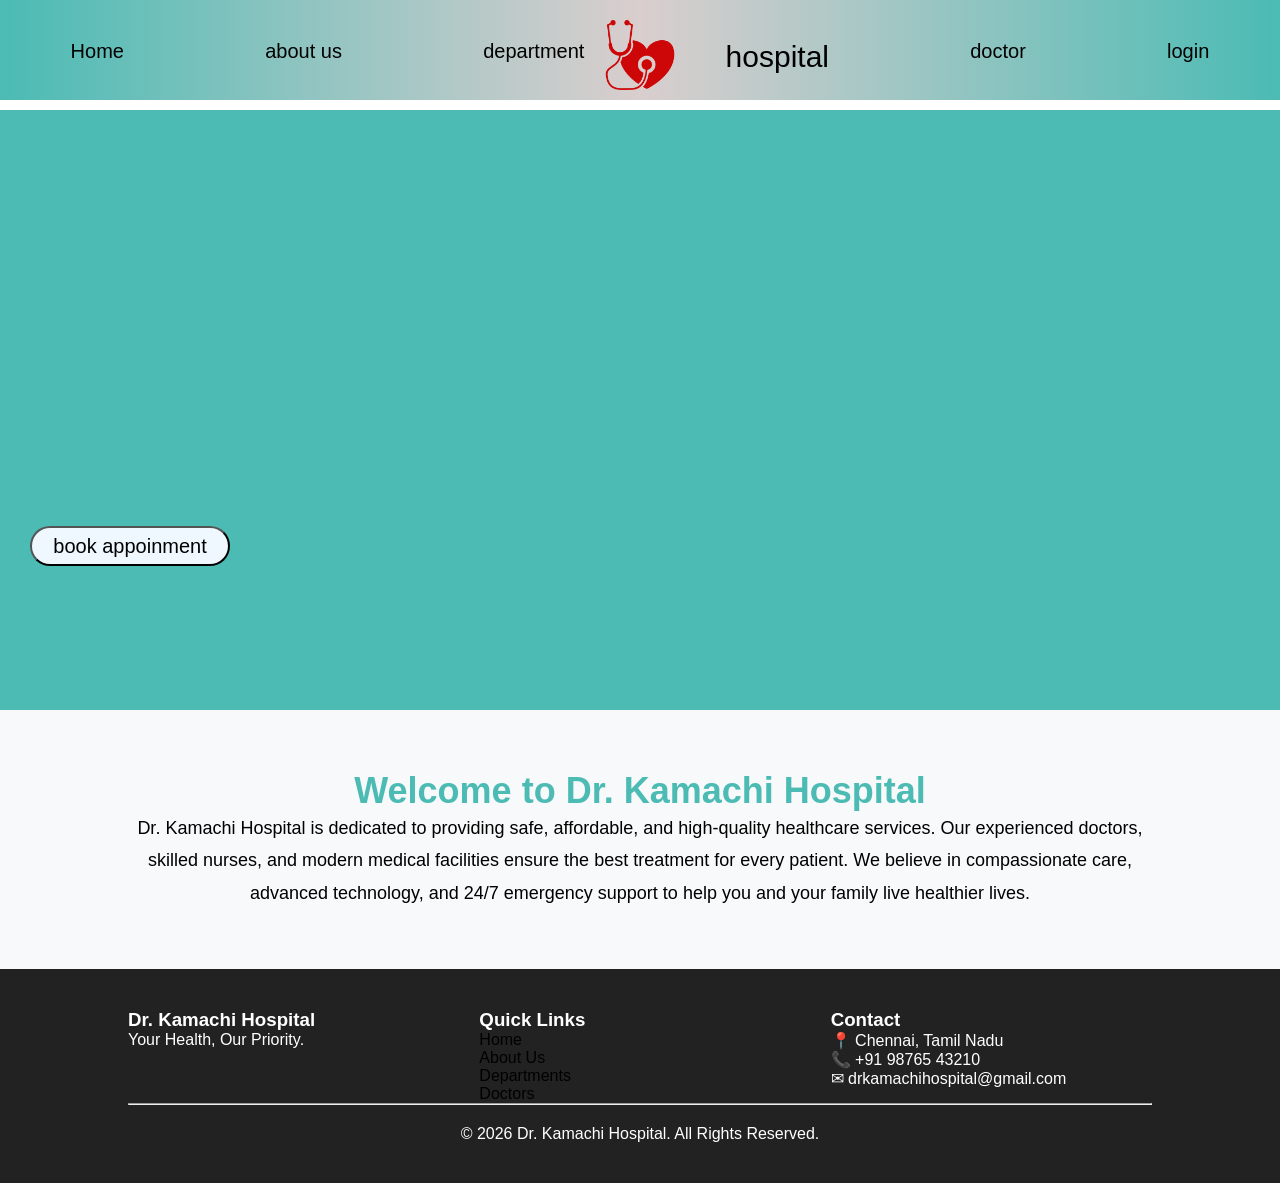
<file: index.html>
<!DOCTYPE html>
<html lang="en">
<head>
    <meta charset="UTF-8">
    <meta name="viewport" content="width=device-width, initial-scale=1.0">
    <title>Hospital Site</title>
    <link rel="stylesheet" href="./index.css">
</head>
<body>
   <header>
    <nav>
        <ul>
            <li>Home
            </li>
            
            <li><a href="./about us.html">about us</a></li>
            <li><a href="department.html">department</a></li>
            <img src="./hp.png" class="hospital" alt="">
            <p>hospital</p>
            <li><a href="p.html">doctor</a></li>
            <li><a href="./login.html">login</a></li>
        </ul>
    </nav>
   </header>
   <main>
    <section>
        <div class="container">
            <div class="leftbar">
              <div class="p">
  <span class="pu">DR.KAMACHI HOSPTIAL</span>
  <span class="pu">FROM TREATMENT</span> 
  <br>
  <span class="pu">CENTER FROM YOU</span>
  <span class="pu1">lorem development different methology equal replaced managed methology equal replaced managed</span>
</div>
              <button class="button">book appoinment</button>
            </div>
            <div class="rightbar">
              <div class="image1">
                <img src="./doctor1.jpg" class="image" alt="">
              </div>
              <div class="image2">
                <img src="./doctor5.jpg " class="image" alt="">
              </div>
              <div class="image3">
                <img src="./image6.jpg" class="image" alt="">
              </div>
              <div class="image4">
                <img src="./doctor4.jpg" class="image"alt="">
              </div>
            </div>

            </div>
        
  
<section class="welcome">
    <h2>Welcome to Dr. Kamachi Hospital</h2>

    <p>
        Dr. Kamachi Hospital is dedicated to providing safe, affordable, and
        high-quality healthcare services. Our experienced doctors, skilled nurses,
        and modern medical facilities ensure the best treatment for every patient.
        We believe in compassionate care, advanced technology, and 24/7 emergency
        support to help you and your family live healthier lives.
    </p>

    
</section>


<footer>
    <div class="footer-container">

        <div class="footer-box">
            <h3>Dr. Kamachi Hospital</h3>
            <p>Your Health, Our Priority.</p>
        </div>

        <div class="footer-box">
            <h3>Quick Links</h3>
            <a href="index.html">Home</a><br>
            <a href="about us.html">About Us</a><br>
            <a href="department.html">Departments</a><br>
            <a href="p.html">Doctors</a>
        </div>

        <div class="footer-box">
            <h3>Contact</h3>
            <p>📍 Chennai, Tamil Nadu</p>
            <p>📞 +91 98765 43210</p>
            <p>✉ drkamachihospital@gmail.com</p>
        </div>

    </div>

    <hr>

    <p class="copy">
        © 2026 Dr. Kamachi Hospital. All Rights Reserved.
    </p>
</footer>
</main>
</body>
</html>
</file>
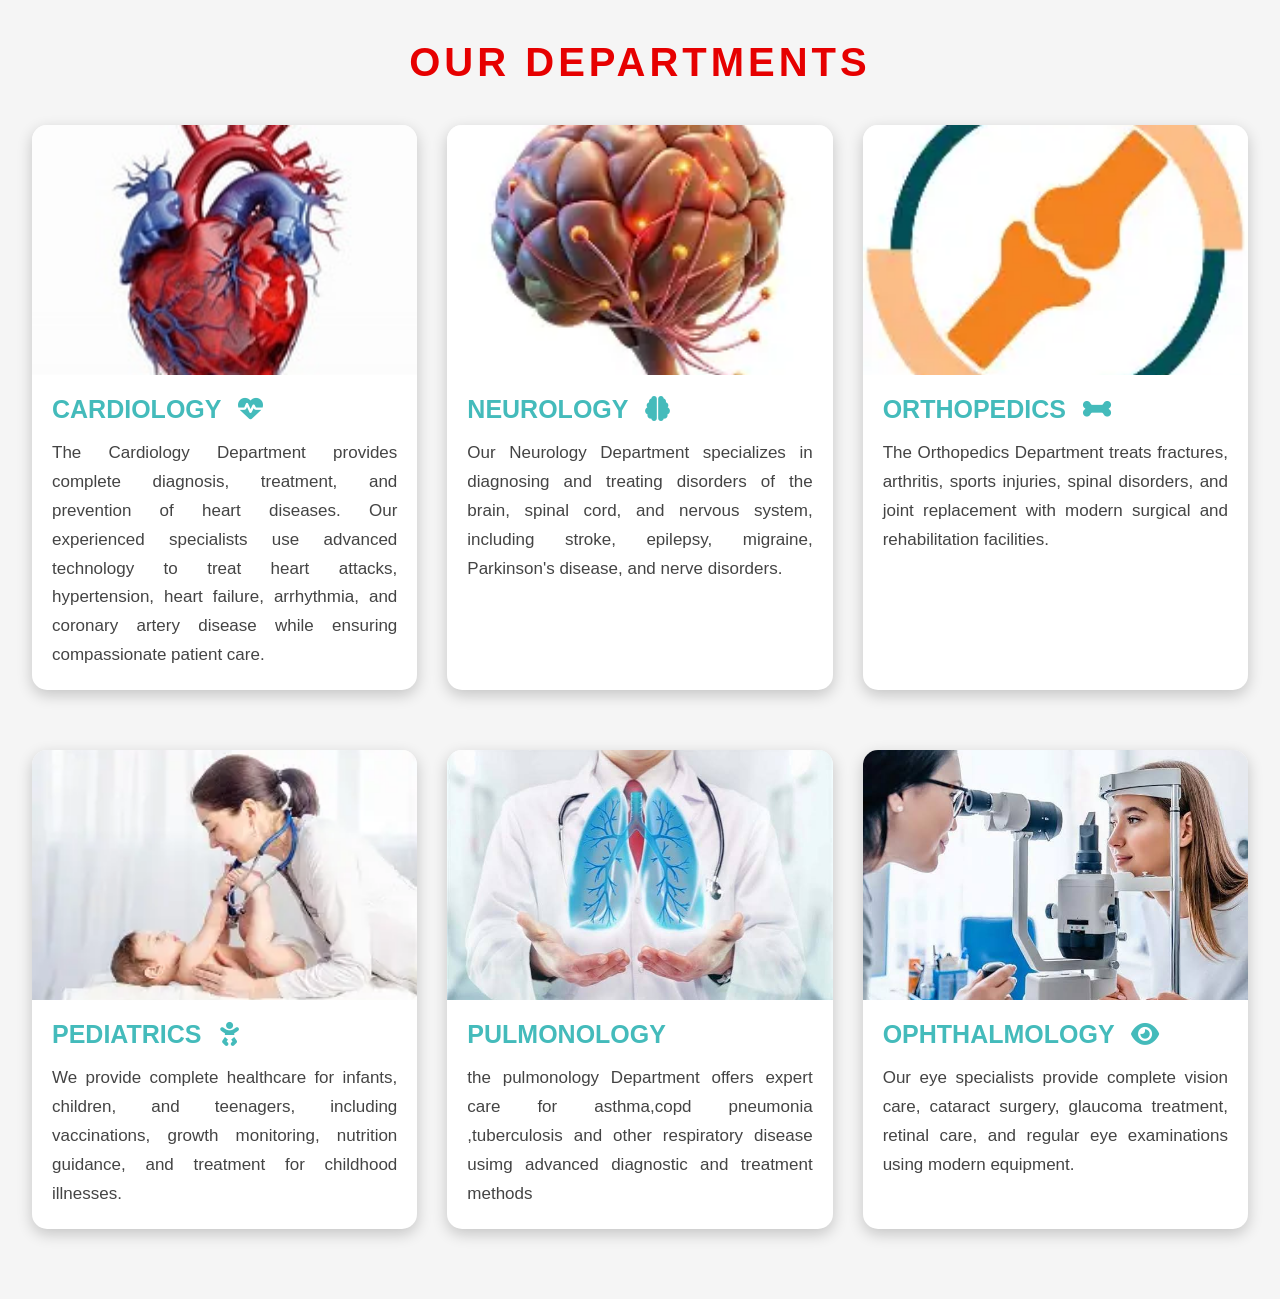
<file: department.html>
<!DOCTYPE html>
<html lang="en">
<head>
    <meta charset="UTF-8">
    <meta name="viewport" content="width=device-width, initial-scale=1.0">
    <title>Document</title>
    <link rel="stylesheet" href="./department.css">
    <link rel="stylesheet"
href="https://cdnjs.cloudflare.com/ajax/libs/font-awesome/6.7.2/css/all.min.css">
</head>
<body>
    

<div class="container">

    <h2>OUR DEPARTMENTS</h2>

    <div class="department-box">

        <div class=" row cards">
        <div class="card">
            <div class="image">
                <img src="./cardiology.jpg" alt="Cardiology">
            </div>

            <div class="content">
                <h3>CARDIOLOGY <i class="fa-solid fa-heart-pulse"></i></h3>

                <p>
                    The Cardiology Department provides complete diagnosis, treatment,
                    and prevention of heart diseases. Our experienced specialists use
                    advanced technology to treat heart attacks, hypertension, heart
                    failure, arrhythmia, and coronary artery disease while ensuring
                    compassionate patient care.
                </p>
            </div>
        </div>

     
        <div class="card">
            <div class="image">
                <img src="./neurology.webp" alt="Neurology">
            </div>

            <div class="content">
                <h3>NEUROLOGY <i class="fa-solid fa-brain"></i></h3>

                <p>
                    Our Neurology Department specializes in diagnosing and treating
                    disorders of the brain, spinal cord, and nervous system, including
                    stroke, epilepsy, migraine, Parkinson's disease, and nerve disorders.
                </p>
            </div>
        </div>

    
        <div class="card">
            <div class="image">
                <img src="./orthopedics.webp" alt="Orthopedics">
            </div>

            <div class="content">
                <h3>ORTHOPEDICS <i class="fa-solid fa-bone"></i></h3>

                <p>
                    The Orthopedics Department treats fractures, arthritis, sports
                    injuries, spinal disorders, and joint replacement with modern
                    surgical and rehabilitation facilities.
                </p>
            </div>
        </div>
        </div>

      <div class="row cards2">
        <div class="card">
            <div class="image">
                <img src="./pediatrics.webp" alt="Pediatrics">
            </div>

            <div class="content">
                <h3>PEDIATRICS <i class="fa-solid fa-baby"></i></h3>

                <p>
                    We provide complete healthcare for infants, children, and teenagers,
                    including vaccinations, growth monitoring, nutrition guidance, and
                    treatment for childhood illnesses.
                </p>
            </div>
        </div>


        <div class="card">
            <div class="image">
                <img src="./pulmonology.jpg" alt="Pulmonology">
            </div>

            <div class="content">
                <h3>PULMONOLOGY <i class="fa-solid fa-lung"></i></h3>
                <p>the pulmonology Department offers expert care for asthma,copd pneumonia ,tuberculosis and other
                    respiratory disease usimg advanced diagnostic and treatment methods
                </p>
                </div>
                </div>

                <!-- Ophthalmology -->
        <div class="card">
            <div class="image">
                <img src="./ophthalmology.jpg" alt="Ophthalmology">
            </div>

            <div class="content">
                <h3>OPHTHALMOLOGY <i class="fa-solid fa-eye"></i></h3>

                <p>
                    Our eye specialists provide complete vision care, cataract surgery,
                    glaucoma treatment, retinal care, and regular eye examinations using
                    modern equipment.
                </p>
            </div>
        </div>

    </div>

</div>
</div>
            </body>
            </html>
</file>
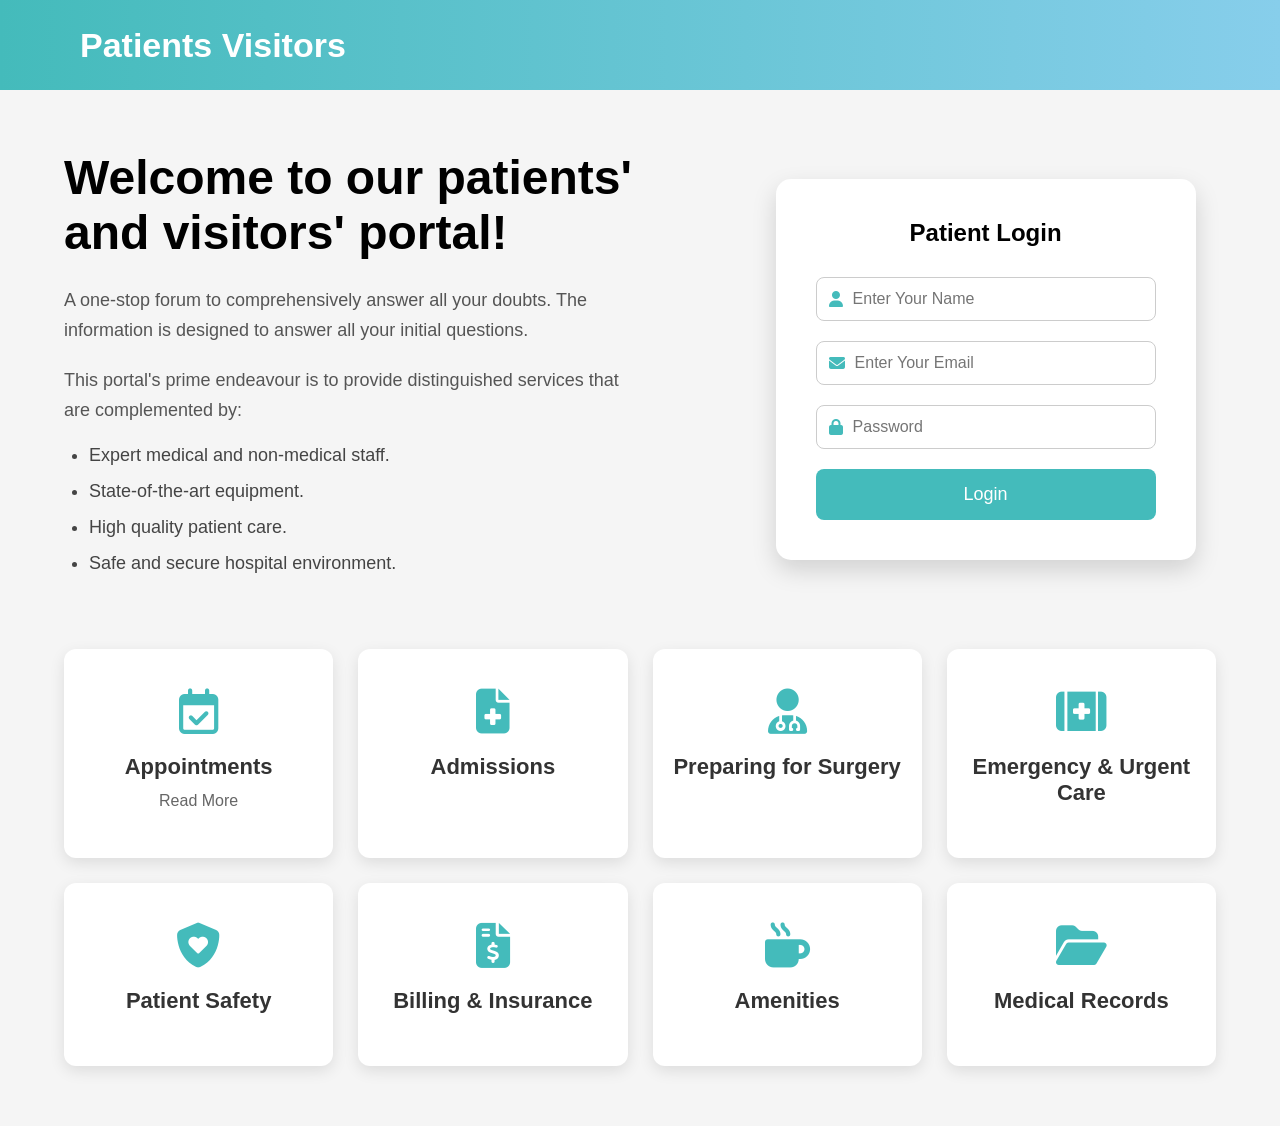
<file: login.html>
<!DOCTYPE html>
<html lang="en">
<head>
    <meta charset="UTF-8">
    <meta name="viewport" content="width=device-width, initial-scale=1.0">
    <title>Patient Visitors</title>
    <link rel="stylesheet" href="./login.css">
    <link rel="stylesheet"
    href="https://cdnjs.cloudflare.com/ajax/libs/font-awesome/6.6.0/css/all.min.css">
</head>
<body>

<section class="CONTAINER">

    <div class="top-bar">
        <h2>Patients Visitors</h2>
    </div>

    <div class="content">

        <div class="left">
            <h1>Welcome to our patients' and visitors' portal!</h1>

            <p>
                A one-stop forum to comprehensively answer all your doubts.
                The information is designed to answer all your initial questions.
            </p>

            <p>
                This portal's prime endeavour is to provide distinguished
                services that are complemented by:
            </p>

            <ul>
                <li>Expert medical and non-medical staff.</li>
                <li>State-of-the-art equipment.</li>
                <li>High quality patient care.</li>
                <li>Safe and secure hospital environment.</li>
            </ul>
        </div>

        <div class="right">

            <div class="login-box">

                <h2>Patient Login</h2>

                <form>

                    <div class="input-box">
                        <i class="fa-solid fa-user"></i>
                        <input type="text" placeholder="Enter Your Name">
                    </div>

                    <div class="input-box">
                        <i class="fa-solid fa-envelope"></i>
                        <input type="email" placeholder="Enter Your Email">
                    </div>

                    <div class="input-box">
                        <i class="fa-solid fa-lock"></i>
                        <input type="password" placeholder="Password">
                    </div>

                    <button>Login</button>

                </form>

            </div>

        </div>

    </div>

</section>
<section class="services">

    <div class="card">
        <i class="fa-regular fa-calendar-check"></i>
        <h3>Appointments</h3>
        <p>Read More</p>
    </div>

    <div class="card">
        <i class="fa-solid fa-file-medical"></i>
        <h3>Admissions</h3>
    </div>

    <div class="card">
        <i class="fa-solid fa-user-doctor"></i>
        <h3>Preparing for Surgery</h3>
    </div>

    <div class="card">
        <i class="fa-solid fa-kit-medical"></i>
        <h3>Emergency & Urgent Care</h3>
    </div>

    <div class="card">
        <i class="fa-solid fa-shield-heart"></i>
        <h3>Patient Safety</h3>
    </div>

    <div class="card">
        <i class="fa-solid fa-file-invoice-dollar"></i>
        <h3>Billing & Insurance</h3>
    </div>

    <div class="card">
        <i class="fa-solid fa-mug-hot"></i>
        <h3>Amenities</h3>
    </div>

    <div class="card">
        <i class="fa-solid fa-folder-open"></i>
        <h3>Medical Records</h3>
    </div>

</section>

</body>
</html>
</file>
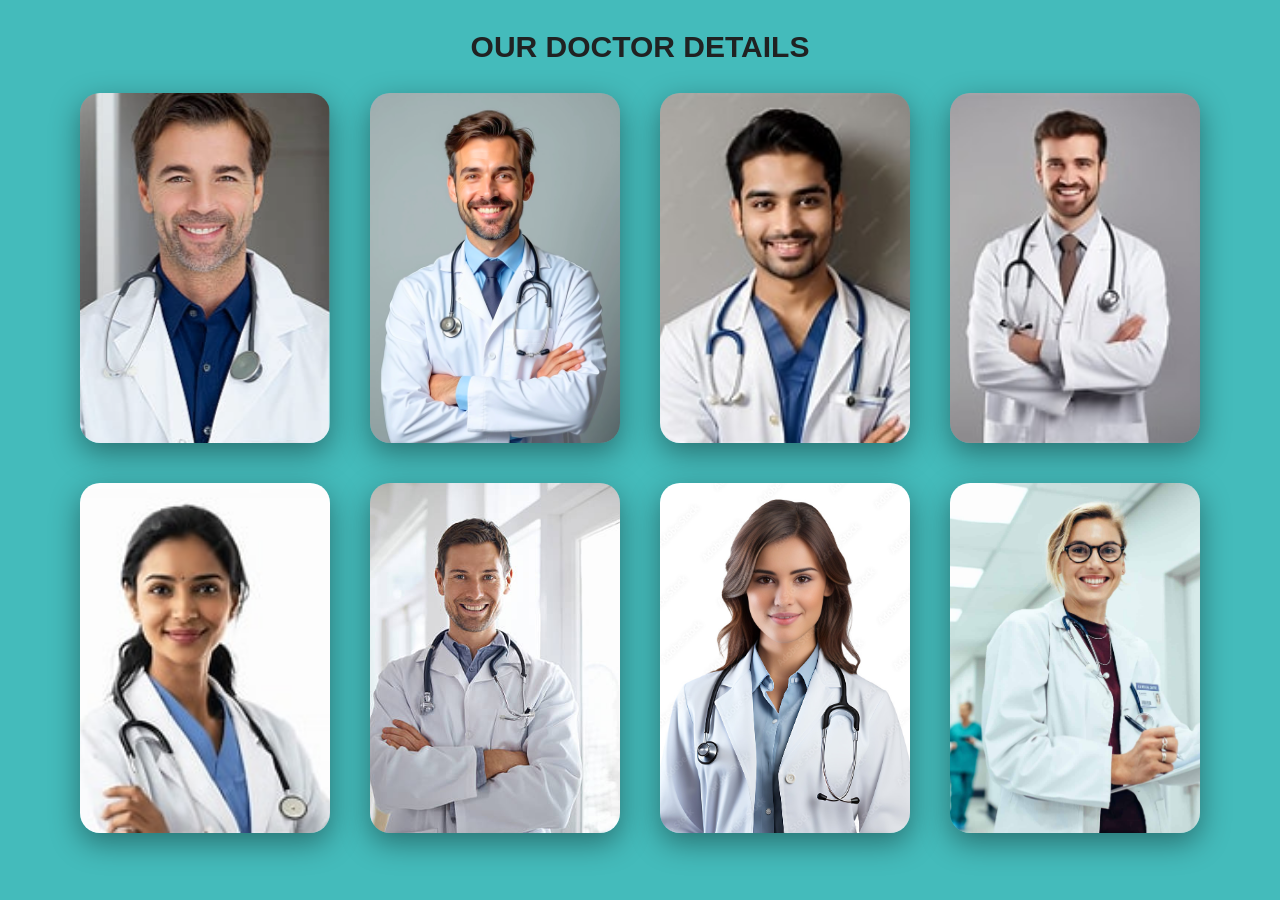
<file: p.html>
<!DOCTYPE html>
<html lang="en">
<head>
    <meta charset="UTF-8">
    <meta name="viewport" content="width=device-width, initial-scale=1.0">
    <title>Document</title>
    <link rel="stylesheet" href="./p.css">
</head>
<body>
    <h1>OUR DOCTOR DETAILS</h1>
   <div class="cards">

    <!-- Card 1 -->
    <div class="card">
        <div class="card-inner">
            <div class="face front">
                <img src="./crop.png" alt="">
            </div>

            <div class="face back">
                <h2>Dr. ADARSH SURENDRANATH</h2>
                <h3><span>Specialist :</span> Surgical Oncology</h3>
                <h3><span>Study :</span> MBBS, MD Oncology Medicine</h3>
                <h3><span>Experience :</span> 12 Years</h3>
                <button class="profile">Profile</button>
                <button class="book">Book Appointment</button>
            </div>
        </div>
    </div>

    <!-- Card 2 -->
    <div class="card">
        <div class="card-inner">
            <div class="face front">
                <img src="./doctor10.png" alt="">
            </div>

            <div class="face back">
                <h2>Dr. ABISHEK RAVICHANDRAN</h2>
                <h3><span>Specialist :</span> Pulmonology</h3>
                <h3><span>Study :</span> MBBS, MD Pulmonology Medicine</h3>
                <h3><span>Experience :</span> 10 Years</h3>
                <button class="profile">Profile</button>
                <button class="book">Book Appointment</button>
            </div>
        </div>
    </div>

    <!-- Card 3 -->
    <div class="card">
        <div class="card-inner">
            <div class="face front">
                <img src="./doctor8.jpg" alt="">
            </div>

            <div class="face back">
                <h2>Dr. ABISHEK RAVICHANDRAN</h2>
                <h3><span>Specialist :</span> Pulmonology</h3>
                <h3><span>Study :</span> MBBS, MD Pulmonology Medicine</h3>
                <h3><span>Experience :</span> 10 Years</h3>
                <button class="profile">Profile</button>
                <button class="book">Book Appointment</button>
            </div>
        </div>
    </div>

    <!-- Card 4 -->
    <div class="card">
        <div class="card-inner">
            <div class="face front">
                <img src="./doctor9.jpg" alt="">
            </div>

            <div class="face back">
                <h2>Dr. RAJESHWARI N</h2>
                <h3><span>Specialist :</span> Paediatrics</h3>
                <h3><span>Study :</span> MBBS, MD Paediatrics, PDD-DN</h3>
                <h3><span>Experience :</span> 5 Years</h3>
                <button class="profile">Profile</button>
                <button class="book">Book Appointment</button>
            </div>
        </div>
    </div>

    <!-- Card 5 -->
    <div class="card">
        <div class="card-inner">
            <div class="face front">
                <img src="./doctor13.jpg" alt="">
            </div>

            <div class="face back">
                <h2>Dr. VIDYACHAYA R</h2>
                <h3><span>Specialist :</span> Obstetrics & Gynaecology</h3>
                <h3><span>Study :</span> MBBS, DGO, MS(OG), DNB(OG)</h3>
                <h3><span>Experience :</span> 7 Years</h3>
                <button class="profile">Profile</button>
                <button class="book">Book Appointment</button>
            </div>
        </div>
    </div>

    <!-- Card 6 -->
    <div class="card">
        <div class="card-inner">
            <div class="face front">
                <img src="./doctor12.jpg" alt="">
            </div>

            <div class="face back">
                <h2>Dr. KARTHIKEYAN PERYMAL</h2>
                <h3><span>Specialist :</span> Radiation Oncology</h3>
                <h3><span>Study :</span> MBBS, MD</h3>
                <h3><span>Experience :</span> 11 Years</h3>
                <button class="profile">Profile</button>
                <button class="book">Book Appointment</button>
            </div>
        </div>
    </div>

    <!-- Card 7 -->
    <div class="card">
        <div class="card-inner">
            <div class="face front">
                <img src="./doctor15.jpg" alt="">
            </div>

            <div class="face back">
                <h2>Dr. SIVARAJINI T G</h2>
                <h3><span>Specialist :</span> Radiation Oncology</h3>
                <h3><span>Study :</span> MBBS, DGO, ART (Singapore)</h3>
                <h3><span>Experience :</span> 15 Years</h3>
                <button class="profile">Profile</button>
                <button class="book">Book Appointment</button>
            </div>
        </div>

</div> 
<div class="card">
        <div class="card-inner">
            <div class="face front">
                <img src="./doctor2.jpg" alt="">
            </div>

            <div class="face back">
                <h2>Dr. SIVARAJINI T G</h2>
                <h3><span>Specialist :</span> Radiation Oncology</h3>
                <h3><span>Study :</span> MBBS, DGO, ART (Singapore)</h3>
                <h3><span>Experience :</span> 15 Years</h3>
                <button class="profile">Profile</button>
                <button class="book">Book Appointment</button>
            </div>
        </div>

</div>

</body>
</html>
</file>
<file: index.css>
*{
    margin: 0;
    padding: 0;
    box-sizing: border-box;
    font-family: 'Gill Sans', 'Gill Sans MT', Calibri, 'Trebuchet MS', sans-serif;
}
:root{
--main-color:#4bbbbd4;
}
header{
    width: 100%;
    height: 100px;
background: linear-gradient(to left,#4bbbb4, #dacece ,#4bbbb4  );
z-index: 999;
text-decoration:none;


top: 0;
left: 0;
z-index: 999;
}
.hospital{
    position: absolute;
    width: 70px;
    color: red;
    display: flex;
    justify-content: center;
    padding-top: 20px;
}
a{
    text-decoration: none;
    color: black;
}
a:hover{
    color: blue;
}
nav ul{
display: flex;
list-style-type: none;
justify-content: space-around;
font-size: 20px;
}
ul li{
padding-top: 40px;
text-decoration: none;
}
ul p{
padding-top: 40px;
font-size:30px;
}
.leftbar{
    width: 50%;
    height: 510px;
     /* display: flex;
    justify-content: center;
    align-items: center; */
}
.container{
    background-color: #4bbbb4;
    display: flex;
   margin-top: 10px;
    width: 100%;
    height: 600px;
}
.rightbar{
    width: 50%;
    gap: 20px;
    display: grid;
    grid-template-columns: repeat(2,1fr);
    grid-template-rows: repeat(2,1fr);
   
   
}

.image1,
.image4{
    opacity: 0;
    animation: first 3s linear infinite;
}

.image2,
.image3{
    opacity: 0;
    animation: second 3s linear infinite;
}

@keyframes first{
    0%{
        opacity:0;
        transform:translateY(50px);
    }
    20%{
        opacity:1;
        transform:translateY(0);
    }
    50%{
        opacity:1;
    }
    100%{
        opacity:0;
    }
}

@keyframes second{
    0%,50%{
        opacity:0;
        transform:translateY(50px);
    }
    70%{
        opacity:1;
        transform:translateY(0);
    }
    100%{
        opacity:1;
    }
}
.image{
    width: 100%;
    height: 100%;
    object-fit: cover;
    border-radius: 20px;
     transform: translateY(50px);
    /* animation: bar 8s forwards; */
     /* display: grid;
    grid-template-columns: repeat(2,1fr);
    grid-template-rows: repeat(2,1fr); */

    
    
}
.leftbar{
    width: 50%;
}
.leftbar,.rightbar{
    flex: 1;
        height: 500px;
}

.leftbar button{
    width: 200px;
    height: 40px;
    color: black;
    background-color: aliceblue;
    border-radius: 20px 20px;
    box-shadow: 0px 10px 40% gray ;
font-size: 20px;
text-align: center;
padding: 10px;
   
}
.button{
    display: flex;
    justify-content: center;
    align-items: center;
    position: relative;
    top: 0px;
    left: 30px;
}
.button:hover{
    background-color: red;
}

.p{
    width: 480px;
    height: 160px;
    display: flex;
    margin: 20%;
    align-items: center;
    justify-content: center;
    overflow: hidden;
    color: white;
    flex-wrap: wrap;
    font-size: 32px;
}
.pu{
display: inline-block;
opacity: 0;
transform: translateY(14px);
animation: p 3s infinite;
}
.pu1{
display: inline-block;
opacity: 0;
transform: translateY(14px);
animation: p 3s infinite;
font-size: 19px;
padding: 30px;
}

.pu:nth-child(1)
{
animation-delay: 0s;
}.pu:nth-child(2){
    animation-delay: 0.17s
}
.pu:nth-child(3){
    animation-delay: 0.36s
}
 .pu1:nth-child(4){
    animation-delay: 0.45s;
} 


@keyframes p{
    0%,15%{
        opacity: 0;
        transform: translateY(14px);
    }
    100%{
        opacity: 1;
        transform: translateY(0);
    }
}
@media (min-width:577px) and (max-width:991px){

.container{
    flex-direction:column;
    height:auto;
}

.leftbar,
.rightbar{
    width:100%;
}

.rightbar{
    grid-template-columns:repeat(2,1fr);
    gap:20px;
}

.image{
    height:260px;
}

.p{
    width:90%;
    margin:40px auto;
    font-size:28px;
}

.button{
    position:static;
    margin:20px auto;
}

}
.welcome{
    width:100%;
    padding:60px 10%;
    background:#f8f9fa;
    text-align:center;
}

.welcome h2{
    font-size:36px;
    color:#4bbbb4;
}

.welcome p{
    font-size:18px;
    line-height:1.8;
}

footer{
    background:#222;
    color:#fff;
    padding:40px 10%;
}

.footer-container{
    display:flex;
    justify-content:space-between;
    gap:30px;
}

.footer-box{
    flex:1;
}

.copy{
    text-align:center;
    margin-top:20px;
}
@media (max-width:576px){

header{
    height:80px;
}

nav ul{
    font-size:14px;
    gap:10px;
    align-items:center;
}

.hospital{
    width:45px;
    padding-top:18px;
}

ul p{
    font-size:18px;
    padding-top:28px;
}

.container{
    flex-direction:column;
    height:auto;
}

.leftbar,
.rightbar{
    width:100%;
    height:auto;
}

.rightbar{
    grid-template-columns:1fr;
    gap:15px;
    padding:15px;
}

.image{
    height:250px;
}

.p{
    width:100%;
    margin:20px;
    font-size:24px;
    text-align:center;
}

.pu1{
    font-size:16px;
    padding:10px;
}

.button{
    position:static;
    margin:20px auto;
}

.leftbar button{
    width:180px;
    height:45px;
    font-size:18px;
}

}


@media (max-width:576px){

.welcome{
    padding:40px 20px;
}

.welcome h2{
    font-size:26px;
}

.welcome p{
    font-size:15px;
    line-height:1.6;
    text-align:justify;
}



.footer-container{
    flex-direction:column;
    text-align:center;
}

.footer-box{
    min-width:100%;
    margin-bottom:20px;
}

.footer-box h3{
    font-size:22px;
}

.footer-box p,
.footer-box a{
    font-size:15px;
}

.copy{
    font-size:13px;
}

}

/* Tablet (577px - 991px) */
@media (min-width:577px) and (max-width:991px){

.welcome{
    padding:50px 40px;
}

.welcome h2{
    font-size:30px;
}

.welcome p{
    font-size:17px;
}

.footer-container{
    display:grid;
    grid-template-columns:repeat(2,1fr);
    gap:30px;
}

.footer-box h3{
    font-size:24px;
}

.footer-box p,
.footer-box a{
    font-size:16px;
}

}

/* Laptop (992px - 1199px) */
@media (min-width:992px) and (max-width:1199px){

.welcome h2{
    font-size:34px;
}

.welcome p{
    font-size:18px;
}

.footer-container{
    display:flex;
    justify-content:space-between;
}

}

/* Desktop (1200px and above) */
@media (min-width:1200px){

.welcome h2{
    font-size:36px;
}

.welcome p{
    font-size:18px;
}

.footer-container{
    display:flex;
    justify-content:space-between;
}

}
</file>
<file: department.css>
*{
    margin:0;
    padding:0;
    box-sizing:border-box;
    font-family:Arial, Helvetica, sans-serif;
}

body{
    background:#f5f5f5;
}

.container{
    width:95%;
    margin:auto;
    padding:40px 0;
}

.container h2{
    text-align:center;
    color:#e60000;
    letter-spacing:4px;
    margin-bottom:40px;
    font-size:40px;
}


.department-box{
    display:flex;
    flex-direction: column;

    gap:30px;
}
.card{
    background:#fff;
    border-radius:15px;
    overflow:hidden;
    box-shadow:0 5px 15px rgba(0,0,0,0.2);
    transition:0.4s;
}

.card:hover{
    transform:translateY(-10px);
    box-shadow:0 10px 25px rgba(0,0,0,0.3);
}

.image{
    width:100%;
    height:200px;
}

.image img{
    width:100%;
    height:100%;
    object-fit:cover;
}


.content{
    padding:20px;
}

.content h3{
    color:#4bb;
    font-size:24px;
    margin-bottom:15px;
}
 

.content h3 i{
    color:#4bb;
    margin-left:10px;
}

.content p{
    font-size:16px;
    color:#444;
    line-height:1.7;
    text-align:justify;
}


@media(max-width:576px){

.container{
    width:100%;
    padding:20px;
}

.container h2{
    font-size:28px;
}

.row{
    grid-template-columns:1fr;
}

.image{
    height:200px;
}

.content h3{
    font-size:20px;
}

.content p{
    font-size:15px;
}

}
@media(min-width:577px) and (max-width:991px){

.row{
    grid-template-columns:repeat(2,1fr);
}

.container h2{
    font-size:34px;
}

.image{
    height:210px;
}

.content h3{
    font-size:22px;
}

.content p{
    font-size:15px;
}

}


@media(min-width:992px) and (max-width:1199px){

.row{
    grid-template-columns:repeat(3,1fr);
}

.image{
    height:220px;
}

.content h3{
    font-size:23px;
}

.content p{
    font-size:16px;
}

}


@media(min-width:1200px){

.row{
    grid-template-columns:repeat(3,1fr);
}

.image{
    height:250px;
}

.content h3{
    font-size:25px;
}

.content p{
    font-size:17px;
}

}

.row{
    width:100%;
    display:grid;
    grid-template-columns:repeat(3,1fr);
    gap:30px;
    margin-bottom:30px;
}



.cards{
    animation:leftToRight 1.5s ease;
}

.cards2{
    animation:rightToLeft 1.5s ease;
}

@keyframes leftToRight{
    from{
        opacity:0;
        transform:translateX(-100%);
    }
    to{
        opacity:1;
        transform:translateX(0);
    }
}

@keyframes rightToLeft{
    from{
        opacity:0;
        transform:translateX(100%);
    }
    to{
        opacity:1;
        transform:translateX(0);
    }
}
</file>
<file: login.css>
*{
    margin:0;
    padding:0;
    box-sizing:border-box;
    font-family:Arial, sans-serif;
}

body{
    background:#f6f6f6;
}

.top-bar{
    width:100%;
    height:90px;
    background:linear-gradient(to right,#4bb, skyblue);
    display:flex;
    align-items:center;
    padding-left:80px;
}

.top-bar h2{
    color:#fff;
    font-size:34px;
}

.content{
    width:90%;
    margin:60px auto;
    display:flex;
    justify-content:space-between;
    align-items:center;
    gap:60px;
}

.left{
    width:50%;
}

.left h1{
    font-size:48px;
    margin-bottom:25px;
}

.left p{
    font-size:18px;
    line-height:30px;
    color:#555;
    margin-bottom:20px;
}

.left ul{
    margin-left:25px;
}

.left li{
    margin:15px 0;
    color:#444;
    font-size:18px;
}

.right{
    width:40%;
    display:flex;
    justify-content:center;
}

.login-box{
    width:420px;
    background:#fff;
    padding:40px;
    border-radius:15px;
    box-shadow:0 10px 25px rgba(0,0,0,.15);
}

.login-box h2{
    text-align:center;
    margin-bottom:30px;
}

.input-box{
    display:flex;
    align-items:center;
    border:1px solid #ccc;
    margin-bottom:20px;
    padding:12px;
    border-radius:8px;
}

.input-box i{
    color:#4bb;
    margin-right:10px;
}

.input-box input{
    border:none;
    outline:none;
    width:100%;
    font-size:16px;
}

button{
    width:100%;
    padding:15px;
    background:#4bb;
    color:#fff;
    border:none;
    border-radius:8px;
    font-size:18px;
    cursor:pointer;
    transition:.3s;
}

button:hover{
    background:#555;
}
/* Small Mobile */
@media (max-width:480px){

.left h1{
    font-size:24px;
}

.top-bar h2{
    font-size:20px;
}

.login-box{
    padding:20px;
}
}
/* Mobile */
@media (max-width:768px){

.top-bar{
    height:70px;
    padding-left:20px;
}

.top-bar h2{
    font-size:24px;
}

.content{
    width:95%;
    margin:30px auto;
}

.left h1{
    font-size: 15px;
}
button{
    font-size: 16px;
    padding: 12px;
}
}
    /* Tablet */
@media (max-width:992px){

.content{
    flex-direction:column;
    gap:40px;
}

.left,
.right{
    width:100%;
}

.left h1{
    font-size:36px;
}

.login-box{
    width:100%;
    max-width:450px;
}

.top-bar{
    padding-left:40px;
}

.top-bar h2{
    font-size:28px;
}
}

*{
    margin:0;
    padding:0;
    box-sizing:border-box;
    font-family:Arial, Helvetica, sans-serif;
}

body{
    background:#f5f5f5;
}

.services{
    width:90%;
    margin:60px auto;
    display:grid;
    grid-template-columns:repeat(4,1fr);
    gap:25px;
}

.card{
    background:#fff;
    border-radius:12px;
    padding:40px 20px;
    text-align:center;
    box-shadow:0 5px 15px rgba(0,0,0,0.1);
    transition:0.4s;
    cursor:pointer;
}

.card:hover{
    transform:translateY(-8px);
    box-shadow:0 10px 25px rgba(0,0,0,0.2);
    background-color: lightblue;
}

.card i{
    font-size:45px;
    color:#4bb;
    margin-bottom:20px;
}

.card h3{
    font-size:22px;
    color:#333;
    margin-bottom:12px;
}

.card p{
    color:#666;
    font-size:16px;
}



.active i,
.active h3,
.active p{
    color:#fff;
}

@media(max-width:992px){
    .services{
        grid-template-columns:repeat(2,1fr);
    }
}


@media(max-width:576px){
    .services{
        grid-template-columns:1fr;
    }
}
</file>
<file: p.css>
1*{
    margin:0;
    padding:0;
    box-sizing:border-box;
}

body{
    font-family:Arial, sans-serif;
    background:#f5f5f5;
}

.container{
    width:100%;
    min-height:100vh;
    padding:40px;
    background:linear-gradient(#4bb,#6e6a6a,#4bb);
}

.container h2{
    text-align:center;
    color:#fff;
    margin-bottom:40px;
    font-size:35px;
}

.cards{
    display:flex;
    flex-wrap:wrap;
    justify-content:center;
    gap:40px;
}

.card{
    width:250px;
    height:350px;
    perspective:1000px;
}

.card-inner{
    width:100%;
    height:100%;
    position:relative;
    transform-style:preserve-3d;
    transition:1s;
}

.card:hover .card-inner{
    transform:rotateY(180deg);
}

.face{
    position:absolute;
    width:100%;
    height:100%;
    border-radius:20px;
    backface-visibility:hidden;
}

.front img{
    width:100%;
    height:100%;
    object-fit:cover;
    border-radius:20px;
    box-shadow:0 10px 30px rgba(0,0,0,.4);
}

.back{
    background:#fff;
    color:#000;
    border-radius:20px;
    transform:rotateY(180deg);
    padding:15px;
    border:2px solid #4bb;

    display:flex;
    flex-direction:column;
    justify-content:center;
}

.back h2{
    font-size:18px;
    color:#008080;
    text-align:center;
    margin-bottom:15px;
}

.back h3{
    font-size:14px;
    margin:8px 0;
    font-weight:normal;
}

.back span{
    font-weight:bold;
    color:#000;
}

.profile,
.book{
    width:100%;
    height:38px;
    border:none;
    border-radius:20px;
    cursor:pointer;
    margin-top:10px;
    font-size:15px;
}

.profile{
    background:#008080;
    color:#fff;
}

.book{
    background:#0d6efd;
    color:#fff;
}

.profile:hover{
    background:#006666;
}

.book:hover{
    background:#0b5ed7;
}
H1{
    display: flex;
    justify-content: center;
    align-content: center;
    color: rgb(32, 34, 34);
    margin: 30PX;
    line-height: 1.1;
    font-family: 'Segoe UI', Tahoma, Geneva, Verdana, sans-serif;
    font-size: 30PX;
}
Body{
    background-color: #4bb;
}

@media(max-width:768px){
    .cards{
        flex-direction:column;
        align-items:center;
    }
}
</file>
